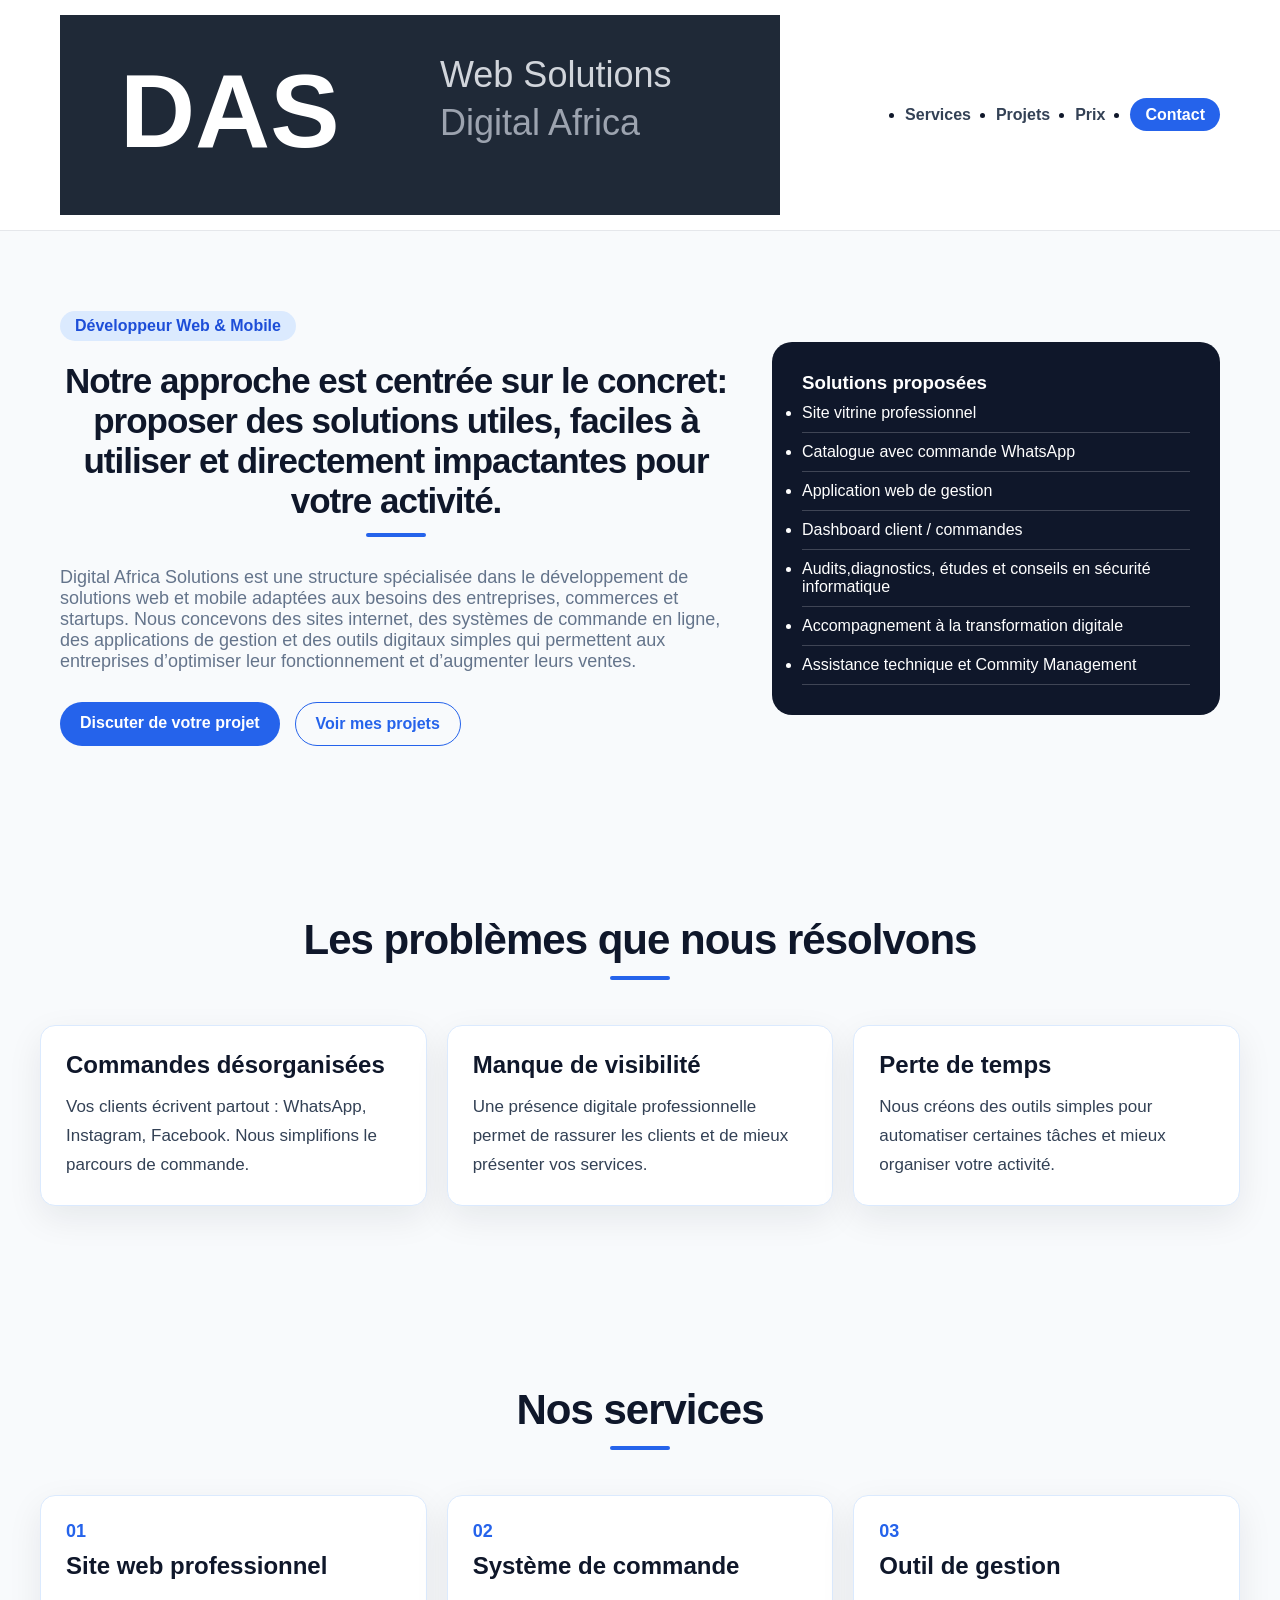
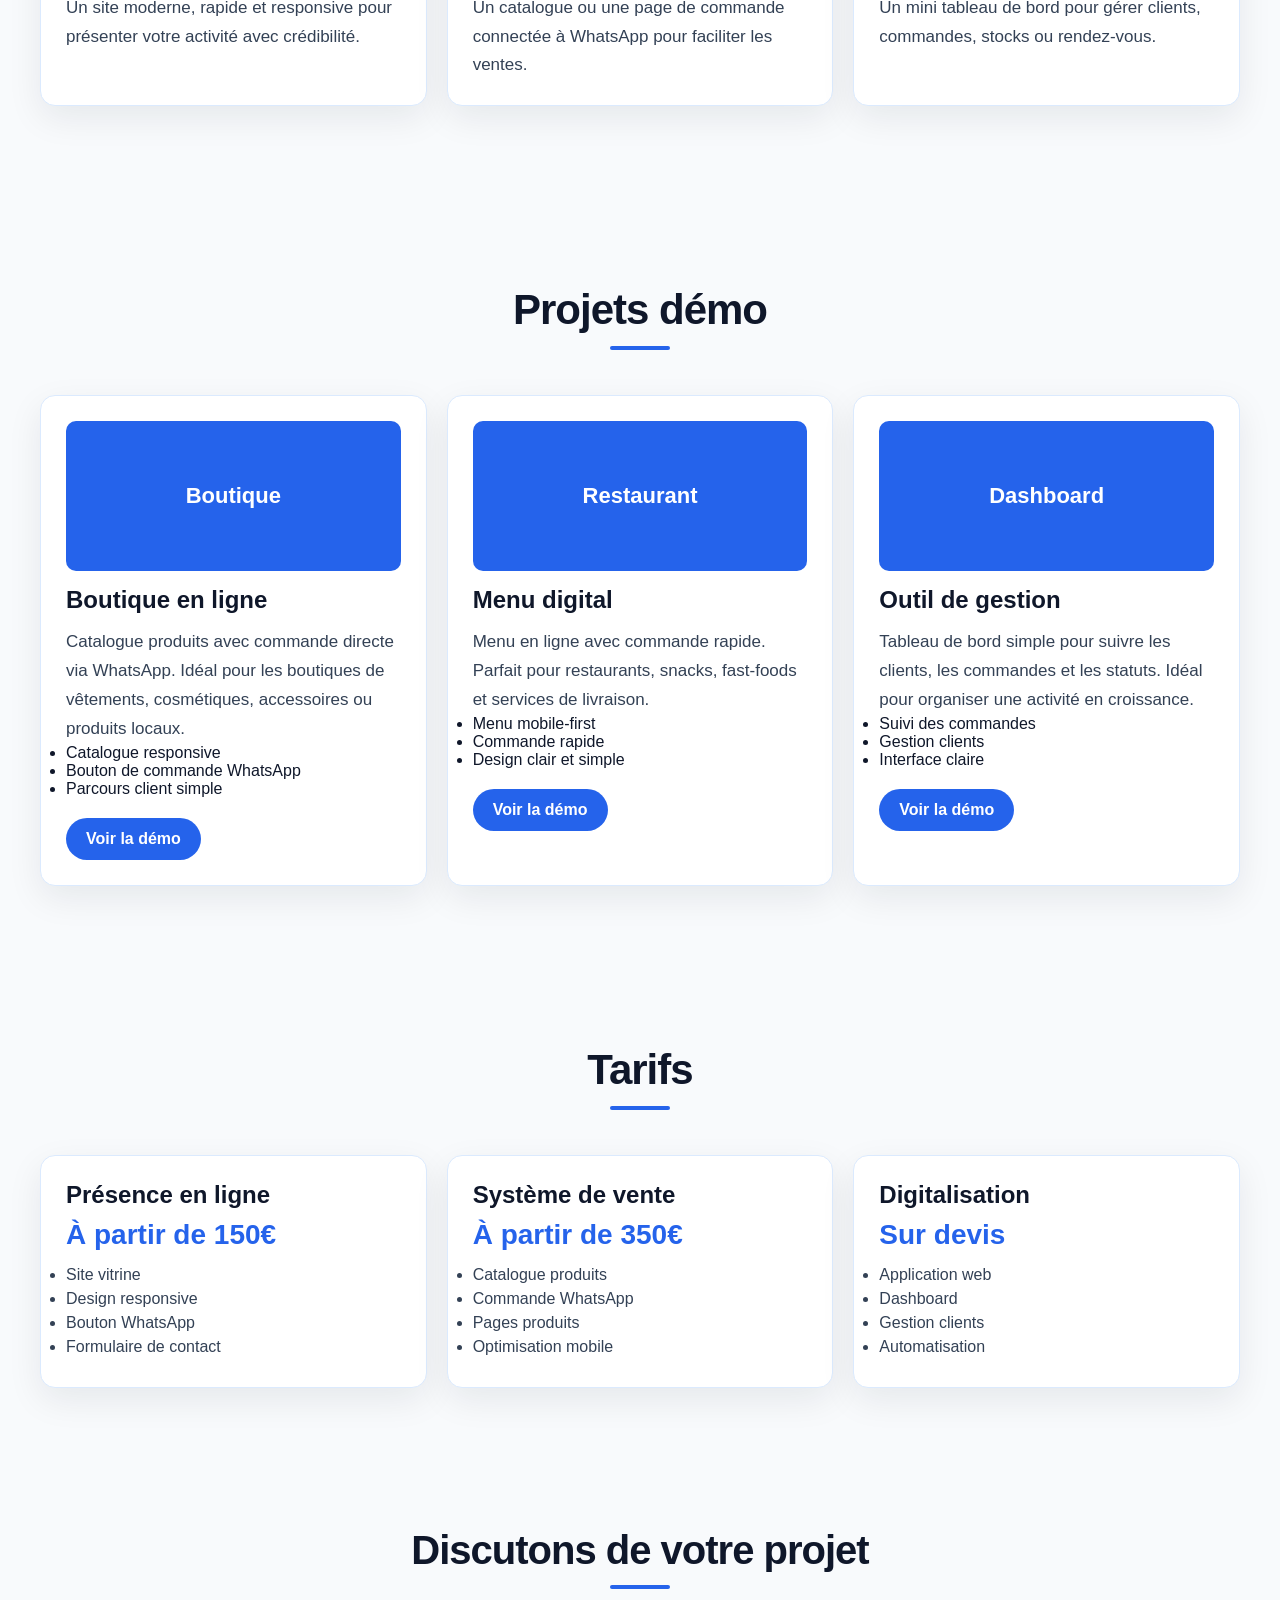
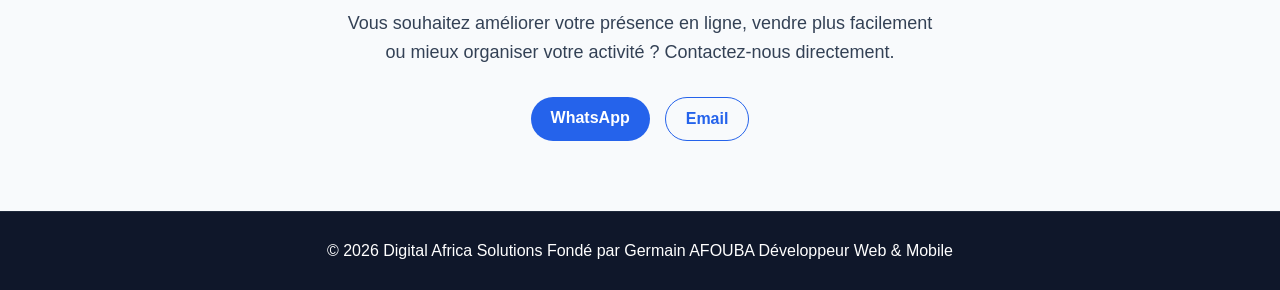
<file: index.html>
<!DOCTYPE html>
<html lang="fr">
<head>
  <meta charset="UTF-8">
  <meta name="viewport" content="width=device-width, initial-scale=1.0">

  <title>Digital Africa Solutions</title>
  <meta name="description" content="Digital Africa Solutions aide les entreprises à vendre plus et à mieux s’organiser grâce à des solutions web et mobile simples.">

  <link rel="icon" href="assets/images/logo.svg">
  <link rel="stylesheet" href="style.css">
</head>

<body>

<header class="header">
  <nav class="navbar">

    <a href="#" class="logo">
      <img src="assets/images/logo.svg" alt="Digital Africa Solutions logo">
    </a>

    <button class="menu-btn" id="menuBtn">☰</button>

    <ul class="nav-links" id="navLinks">
      <li><a href="#services">Services</a></li>
      <li><a href="#projets">Projets</a></li>
      <li><a href="#prix">Prix</a></li>
      <li><a href="#contact" class="nav-cta">Contact</a></li>
    </ul>

  </nav>
</header>

<main>

<section class="hero">
  <div class="hero-content">

    <p class="badge">Développeur Web & Mobile</p>

    <h2>Notre approche est centrée sur le concret: proposer des solutions utiles, faciles à utiliser et directement impactantes pour votre activité.</h2>

    <p class="hero-text">
      Digital Africa Solutions est une structure spécialisée dans le développement de solutions web et mobile adaptées aux besoins des entreprises, commerces et startups.
      Nous concevons des sites internet, des systèmes de commande en ligne, des applications de gestion et des outils digitaux simples qui permettent aux entreprises d’optimiser leur fonctionnement et d’augmenter leurs ventes.
    </p>

    <div class="hero-buttons">
      <a href="#contact" class="btn primary">Discuter de votre projet</a>
      <a href="#projets" class="btn secondary">Voir mes projets</a>
    </div>

  </div>

  <div class="hero-card">
    <h3>Solutions proposées</h3>
    <ul>
      <li>Site vitrine professionnel</li>
      <li>Catalogue avec commande WhatsApp</li>
      <li>Application web de gestion</li>
      <li>Dashboard client / commandes</li>
      <li>Audits,diagnostics, études et conseils en sécurité informatique</li>
      <li>Accompagnement à la transformation digitale</li>
      <li>Assistance technique et Commity Management</li>
    </ul>
  </div>
</section>

<section class="problems">
  <h2>Les problèmes que nous résolvons</h2>

  <div class="grid">
    <div class="card">
      <h3>Commandes désorganisées</h3>
      <p>Vos clients écrivent partout : WhatsApp, Instagram, Facebook. Nous simplifions le parcours de commande.</p>
    </div>

    <div class="card">
      <h3>Manque de visibilité</h3>
      <p>Une présence digitale professionnelle permet de rassurer les clients et de mieux présenter vos services.</p>
    </div>

    <div class="card">
      <h3>Perte de temps</h3>
      <p>Nous créons des outils simples pour automatiser certaines tâches et mieux organiser votre activité.</p>
    </div>
  </div>
</section>

<section class="services" id="services">
  <h2>Nos services</h2>

  <div class="grid">

    <div class="service-card">
      <span>01</span>
      <h3>Site web professionnel</h3>
      <p>Un site moderne, rapide et responsive pour présenter votre activité avec crédibilité.</p>
    </div>

    <div class="service-card">
      <span>02</span>
      <h3>Système de commande</h3>
      <p>Un catalogue ou une page de commande connectée à WhatsApp pour faciliter les ventes.</p>
    </div>

    <div class="service-card">
      <span>03</span>
      <h3>Outil de gestion</h3>
      <p>Un mini tableau de bord pour gérer clients, commandes, stocks ou rendez-vous.</p>
    </div>

  </div>
</section>

<section class="projects" id="projets">
  <h2>Projets démo</h2>

  <div class="grid">

    <article class="project-card">
      <div class="project-img">Boutique</div>
      <h3>Boutique en ligne</h3>
      <p>
        Catalogue produits avec commande directe via WhatsApp.
        Idéal pour les boutiques de vêtements, cosmétiques, accessoires ou produits locaux.
      </p>

      <ul>
        <li>Catalogue responsive</li>
        <li>Bouton de commande WhatsApp</li>
        <li>Parcours client simple</li>
      </ul>

      <a href="boutique.html" class="btn primary project-btn" target="_blank">
        Voir la démo
      </a>
    </article>

    <article class="project-card">
      <div class="project-img">Restaurant</div>
      <h3>Menu digital</h3>
      <p>
        Menu en ligne avec commande rapide.
        Parfait pour restaurants, snacks, fast-foods et services de livraison.
      </p>

      <ul>
        <li>Menu mobile-first</li>
        <li>Commande rapide</li>
        <li>Design clair et simple</li>
      </ul>

      <a href="restaurant.html" class="btn primary project-btn" target="_blank">
        Voir la démo
      </a>
    </article>

    <article class="project-card">
      <div class="project-img">Dashboard</div>
      <h3>Outil de gestion</h3>
      <p>
        Tableau de bord simple pour suivre les clients, les commandes et les statuts.
        Idéal pour organiser une activité en croissance.
      </p>

      <ul>
        <li>Suivi des commandes</li>
        <li>Gestion clients</li>
        <li>Interface claire</li>
      </ul>

      <a href="dashboard.html" class="btn primary project-btn" target="_blank">
        Voir la démo
      </a>
    </article>

  </div>
</section>

<section class="pricing" id="prix">
  <h2>Tarifs</h2>

  <div class="grid">

    <div class="price-card">
      <h3>Présence en ligne</h3>
      <p class="price">À partir de 150€</p>
      <ul>
        <li>Site vitrine</li>
        <li>Design responsive</li>
        <li>Bouton WhatsApp</li>
        <li>Formulaire de contact</li>
      </ul>
    </div>

    <div class="price-card">
      <h3>Système de vente</h3>
      <p class="price">À partir de 350€</p>
      <ul>
        <li>Catalogue produits</li>
        <li>Commande WhatsApp</li>
        <li>Pages produits</li>
        <li>Optimisation mobile</li>
      </ul>
    </div>

    <div class="price-card">
      <h3>Digitalisation</h3>
      <p class="price">Sur devis</p>
      <ul>
        <li>Application web</li>
        <li>Dashboard</li>
        <li>Gestion clients</li>
        <li>Automatisation</li>
      </ul>
    </div>

  </div>
</section>

<section class="contact" id="contact">
  <h2>Discutons de votre projet</h2>

  <p>
    Vous souhaitez améliorer votre présence en ligne, vendre plus facilement ou mieux organiser votre activité ?
    Contactez-nous directement.
  </p>

  <div class="contact-buttons">
    <a href="https://wa.me/33609231509" class="btn primary" target="_blank">
      WhatsApp
    </a>

    <a href="mailto:ggildasafouba@gmail.com" class="btn secondary">
      Email
    </a>
  </div>
</section>

</main>

<footer class="footer">
  <p>© 2026 Digital Africa Solutions Fondé par Germain AFOUBA Développeur Web & Mobile</p>
</footer>

<script src="script.js"></script>

</body>
</html>
</file>
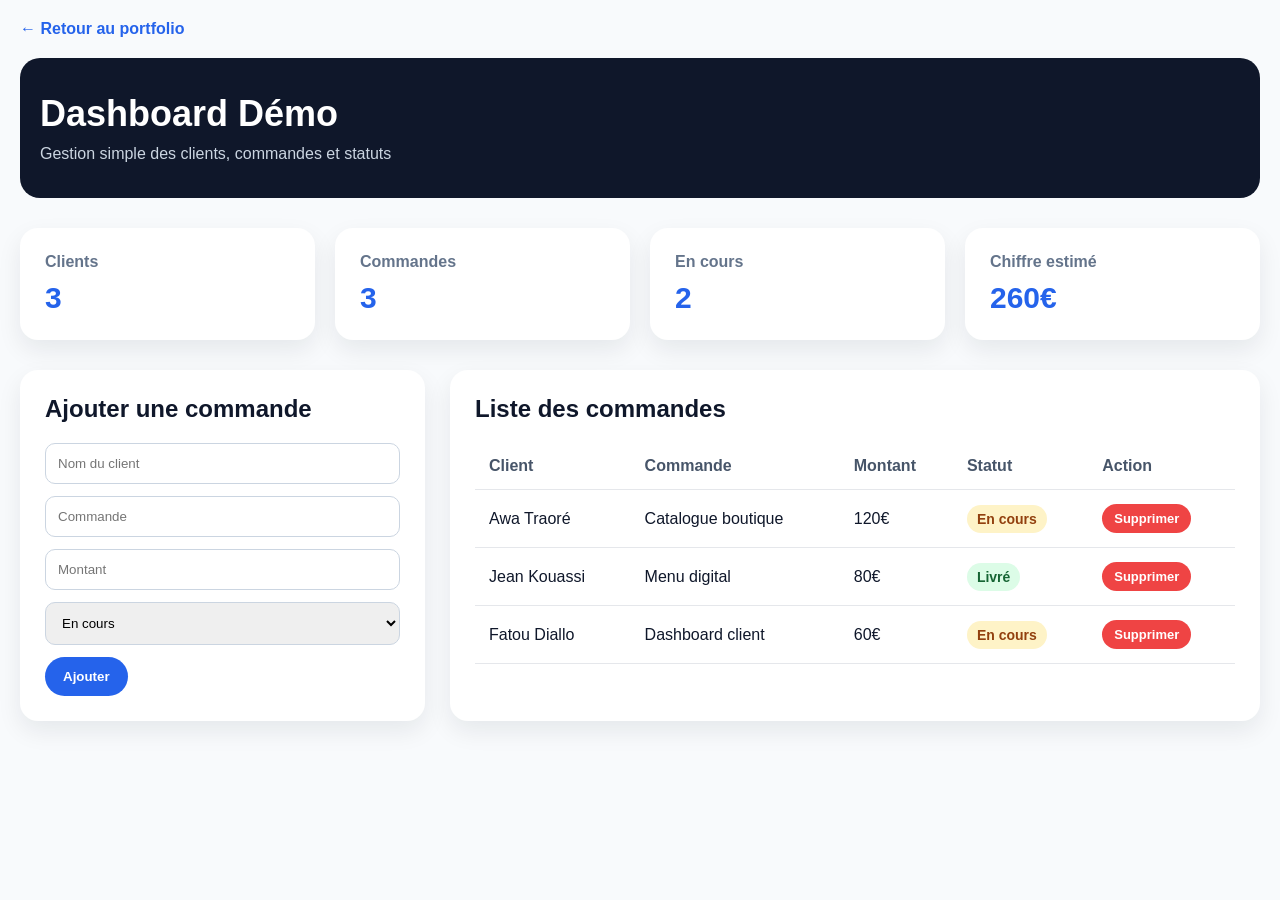
<file: dashboard.html>
<!DOCTYPE html>
<html lang="fr">
<head>
  <meta charset="UTF-8">
  <title>Démo Dashboard</title>
  <meta name="viewport" content="width=device-width, initial-scale=1.0">

  <style>
    * {
      margin: 0;
      padding: 0;
      box-sizing: border-box;
      font-family: Arial, sans-serif;
    }

    body {
      background: #f8fafc;
      color: #0f172a;
      padding: 20px;
    }

    .back {
      display: inline-block;
      margin-bottom: 20px;
      color: #2563eb;
      font-weight: bold;
      text-decoration: none;
    }

    header {
      background: #0f172a;
      color: white;
      padding: 35px 20px;
      border-radius: 20px;
      margin-bottom: 30px;
    }

    header h1 {
      font-size: 36px;
      margin-bottom: 10px;
    }

    header p {
      color: #cbd5e1;
    }

    .stats {
      display: grid;
      grid-template-columns: repeat(4, 1fr);
      gap: 20px;
      margin-bottom: 30px;
    }

    .stat-card {
      background: white;
      padding: 25px;
      border-radius: 18px;
      box-shadow: 0 10px 25px rgba(15, 23, 42, 0.08);
    }

    .stat-card h3 {
      color: #64748b;
      font-size: 16px;
      margin-bottom: 10px;
    }

    .stat-card p {
      font-size: 30px;
      font-weight: bold;
      color: #2563eb;
    }

    .dashboard {
      display: grid;
      grid-template-columns: 1fr 2fr;
      gap: 25px;
    }

    .form-box,
    .table-box {
      background: white;
      padding: 25px;
      border-radius: 18px;
      box-shadow: 0 10px 25px rgba(15, 23, 42, 0.08);
    }

    .form-box h2,
    .table-box h2 {
      margin-bottom: 20px;
    }

    input,
    select {
      width: 100%;
      padding: 12px;
      margin-bottom: 12px;
      border-radius: 10px;
      border: 1px solid #cbd5e1;
    }

    button {
      border: none;
      background: #2563eb;
      color: white;
      padding: 12px 18px;
      border-radius: 999px;
      font-weight: bold;
      cursor: pointer;
    }

    button:hover {
      background: #1d4ed8;
    }

    table {
      width: 100%;
      border-collapse: collapse;
    }

    th,
    td {
      padding: 14px;
      border-bottom: 1px solid #e5e7eb;
      text-align: left;
    }

    th {
      color: #475569;
    }

    .status {
      padding: 6px 10px;
      border-radius: 999px;
      font-size: 14px;
      font-weight: bold;
    }

    .en-cours {
      background: #fef3c7;
      color: #92400e;
    }

    .livre {
      background: #dcfce7;
      color: #166534;
    }

    .annule {
      background: #fee2e2;
      color: #991b1b;
    }

    .delete-btn {
      background: #ef4444;
      padding: 7px 12px;
      font-size: 13px;
    }

    .delete-btn:hover {
      background: #dc2626;
    }

    @media (max-width: 900px) {
      .stats {
        grid-template-columns: repeat(2, 1fr);
      }

      .dashboard {
        grid-template-columns: 1fr;
      }
    }

    @media (max-width: 600px) {
      .stats {
        grid-template-columns: 1fr;
      }

      table {
        font-size: 14px;
      }
    }
  </style>
</head>

<body>

<a href="index.html#projets" class="back">← Retour au portfolio</a>

<header>
  <h1>Dashboard Démo</h1>
  <p>Gestion simple des clients, commandes et statuts</p>
</header>

<section class="stats">
  <div class="stat-card">
    <h3>Clients</h3>
    <p id="clientCount">3</p>
  </div>

  <div class="stat-card">
    <h3>Commandes</h3>
    <p id="orderCount">3</p>
  </div>

  <div class="stat-card">
    <h3>En cours</h3>
    <p id="pendingCount">2</p>
  </div>

  <div class="stat-card">
    <h3>Chiffre estimé</h3>
    <p id="revenue">260€</p>
  </div>
</section>

<section class="dashboard">

  <div class="form-box">
    <h2>Ajouter une commande</h2>

    <input type="text" id="clientName" placeholder="Nom du client">
    <input type="text" id="orderName" placeholder="Commande">
    <input type="number" id="amount" placeholder="Montant">

    <select id="status">
      <option value="En cours">En cours</option>
      <option value="Livré">Livré</option>
      <option value="Annulé">Annulé</option>
    </select>

    <button onclick="addOrder()">Ajouter</button>
  </div>

  <div class="table-box">
    <h2>Liste des commandes</h2>

    <table>
      <thead>
        <tr>
          <th>Client</th>
          <th>Commande</th>
          <th>Montant</th>
          <th>Statut</th>
          <th>Action</th>
        </tr>
      </thead>

      <tbody id="ordersTable"></tbody>
    </table>
  </div>

</section>

<script>
  let orders = [
    { client: "Awa Traoré", order: "Catalogue boutique", amount: 120, status: "En cours" },
    { client: "Jean Kouassi", order: "Menu digital", amount: 80, status: "Livré" },
    { client: "Fatou Diallo", order: "Dashboard client", amount: 60, status: "En cours" }
  ];

  function renderOrders() {
    const table = document.getElementById("ordersTable");
    table.innerHTML = "";

    orders.forEach((item, index) => {
      let statusClass = "";

      if (item.status === "En cours") statusClass = "en-cours";
      if (item.status === "Livré") statusClass = "livre";
      if (item.status === "Annulé") statusClass = "annule";

      table.innerHTML += `
        <tr>
          <td>${item.client}</td>
          <td>${item.order}</td>
          <td>${item.amount}€</td>
          <td><span class="status ${statusClass}">${item.status}</span></td>
          <td><button class="delete-btn" onclick="deleteOrder(${index})">Supprimer</button></td>
        </tr>
      `;
    });

    updateStats();
  }

  function addOrder() {
    const clientName = document.getElementById("clientName").value;
    const orderName = document.getElementById("orderName").value;
    const amount = document.getElementById("amount").value;
    const status = document.getElementById("status").value;

    if (!clientName || !orderName || !amount) {
      alert("Veuillez remplir tous les champs.");
      return;
    }

    orders.push({
      client: clientName,
      order: orderName,
      amount: Number(amount),
      status: status
    });

    document.getElementById("clientName").value = "";
    document.getElementById("orderName").value = "";
    document.getElementById("amount").value = "";
    document.getElementById("status").value = "En cours";

    renderOrders();
  }

  function deleteOrder(index) {
    orders.splice(index, 1);
    renderOrders();
  }

  function updateStats() {
    const clients = new Set(orders.map(item => item.client));
    const pending = orders.filter(item => item.status === "En cours").length;
    const revenue = orders.reduce((sum, item) => sum + item.amount, 0);

    document.getElementById("clientCount").innerText = clients.size;
    document.getElementById("orderCount").innerText = orders.length;
    document.getElementById("pendingCount").innerText = pending;
    document.getElementById("revenue").innerText = revenue + "€";
  }

  renderOrders();
</script>

</body>
</html>
</file>
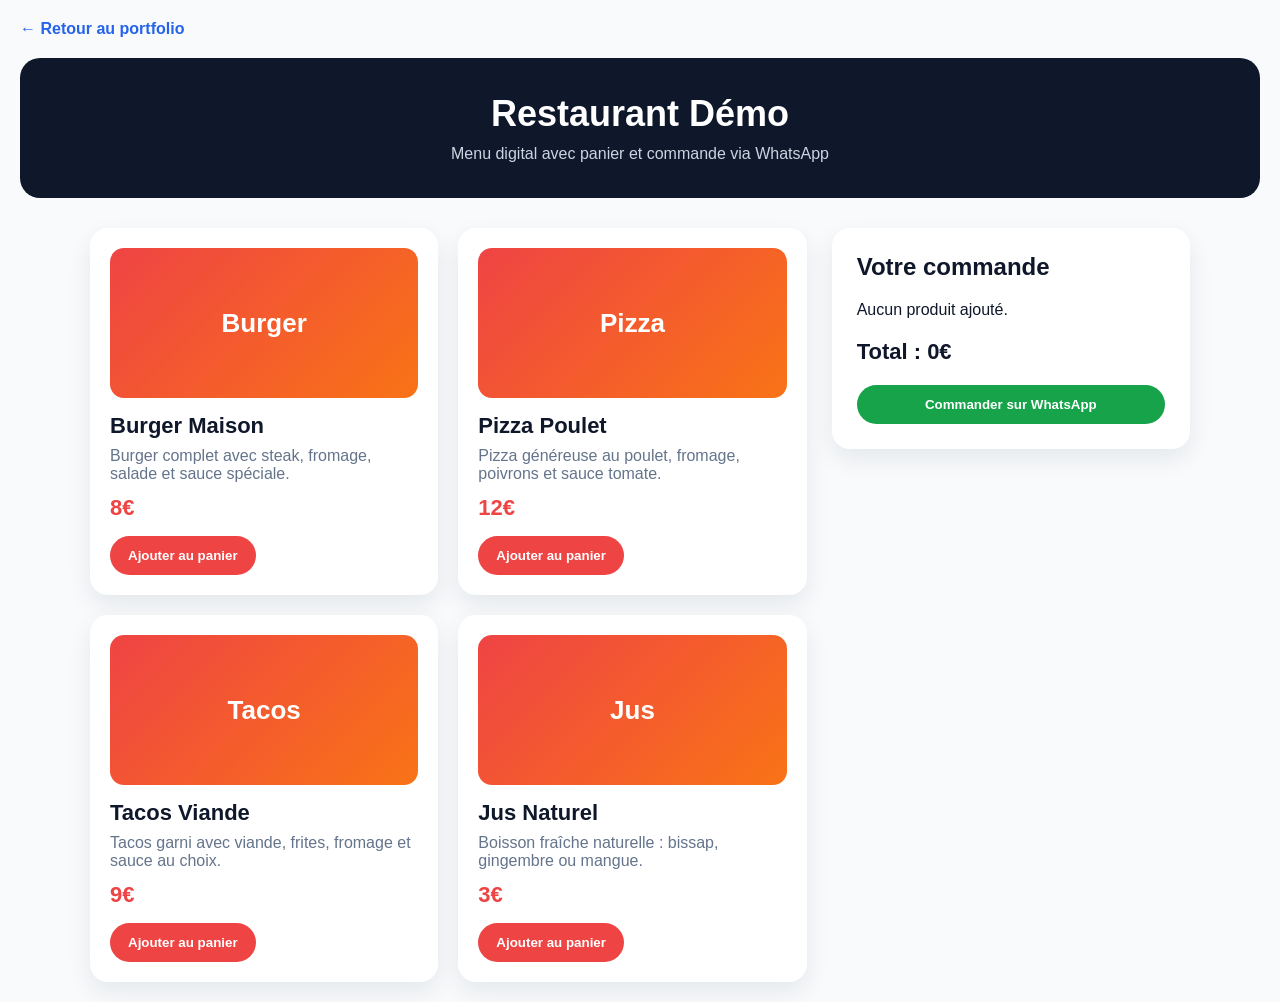
<file: restaurant.html>
<!DOCTYPE html>
<html lang="fr">
<head>
  <meta charset="UTF-8">
  <title>Démo Restaurant</title>
  <meta name="viewport" content="width=device-width, initial-scale=1.0">

  <style>
    * {
      margin: 0;
      padding: 0;
      box-sizing: border-box;
      font-family: Arial, sans-serif;
    }

    body {
      background: #f8fafc;
      color: #0f172a;
      padding: 20px;
    }

    header {
      background: #0f172a;
      color: white;
      padding: 35px 20px;
      text-align: center;
      border-radius: 20px;
      margin-bottom: 30px;
    }

    header h1 {
      font-size: 36px;
      margin-bottom: 10px;
    }

    header p {
      color: #cbd5e1;
    }

    .container {
      max-width: 1100px;
      margin: auto;
      display: grid;
      grid-template-columns: 2fr 1fr;
      gap: 25px;
    }

    .menu {
      display: grid;
      grid-template-columns: repeat(2, 1fr);
      gap: 20px;
    }

    .item {
      background: white;
      padding: 20px;
      border-radius: 18px;
      box-shadow: 0 10px 25px rgba(15, 23, 42, 0.08);
    }

    .item-img {
      height: 150px;
      background: linear-gradient(135deg, #ef4444, #f97316);
      color: white;
      border-radius: 14px;
      display: flex;
      align-items: center;
      justify-content: center;
      font-size: 26px;
      font-weight: bold;
      margin-bottom: 15px;
    }

    .item h3 {
      font-size: 22px;
      margin-bottom: 8px;
    }

    .item p {
      color: #64748b;
      margin-bottom: 12px;
    }

    .price {
      font-size: 22px;
      font-weight: bold;
      color: #ef4444;
      margin-bottom: 15px;
    }

    button {
      border: none;
      background: #ef4444;
      color: white;
      padding: 12px 18px;
      border-radius: 999px;
      font-weight: bold;
      cursor: pointer;
    }

    button:hover {
      background: #dc2626;
    }

    .cart {
      background: white;
      padding: 25px;
      border-radius: 18px;
      box-shadow: 0 10px 25px rgba(15, 23, 42, 0.08);
      height: fit-content;
      position: sticky;
      top: 20px;
    }

    .cart h2 {
      margin-bottom: 20px;
    }

    .cart-item {
      padding: 10px 0;
      border-bottom: 1px solid #e5e7eb;
      color: #334155;
    }

    .total {
      font-size: 22px;
      font-weight: bold;
      margin: 20px 0;
      color: #0f172a;
    }

    .order-btn {
      width: 100%;
      background: #16a34a;
    }

    .order-btn:hover {
      background: #15803d;
    }

    .back {
      display: inline-block;
      margin-bottom: 20px;
      color: #2563eb;
      font-weight: bold;
      text-decoration: none;
    }

    @media (max-width: 800px) {
      .container {
        grid-template-columns: 1fr;
      }

      .menu {
        grid-template-columns: 1fr;
      }
    }
  </style>
</head>

<body>

<a href="index.html#projets" class="back">← Retour au portfolio</a>

<header>
  <h1>Restaurant Démo</h1>
  <p>Menu digital avec panier et commande via WhatsApp</p>
</header>

<div class="container">

  <div class="menu">

    <div class="item">
      <div class="item-img">Burger</div>
      <h3>Burger Maison</h3>
      <p>Burger complet avec steak, fromage, salade et sauce spéciale.</p>
      <div class="price">8€</div>
      <button onclick="addToCart('Burger Maison', 8)">Ajouter au panier</button>
    </div>

    <div class="item">
      <div class="item-img">Pizza</div>
      <h3>Pizza Poulet</h3>
      <p>Pizza généreuse au poulet, fromage, poivrons et sauce tomate.</p>
      <div class="price">12€</div>
      <button onclick="addToCart('Pizza Poulet', 12)">Ajouter au panier</button>
    </div>

    <div class="item">
      <div class="item-img">Tacos</div>
      <h3>Tacos Viande</h3>
      <p>Tacos garni avec viande, frites, fromage et sauce au choix.</p>
      <div class="price">9€</div>
      <button onclick="addToCart('Tacos Viande', 9)">Ajouter au panier</button>
    </div>

    <div class="item">
      <div class="item-img">Jus</div>
      <h3>Jus Naturel</h3>
      <p>Boisson fraîche naturelle : bissap, gingembre ou mangue.</p>
      <div class="price">3€</div>
      <button onclick="addToCart('Jus Naturel', 3)">Ajouter au panier</button>
    </div>

  </div>

  <aside class="cart">
    <h2>Votre commande</h2>

    <div id="cartItems">
      <p>Aucun produit ajouté.</p>
    </div>

    <div class="total" id="total">Total : 0€</div>

    <button class="order-btn" onclick="sendOrder()">Commander sur WhatsApp</button>
  </aside>

</div>

<script>
  let cart = [];

  function addToCart(name, price) {
    cart.push({ name, price });
    displayCart();
  }

  function displayCart() {
    const cartItems = document.getElementById("cartItems");
    const totalElement = document.getElementById("total");

    cartItems.innerHTML = "";
    let total = 0;

    cart.forEach((item, index) => {
      total += item.price;
      cartItems.innerHTML += `
        <div class="cart-item">
          ${item.name} - ${item.price}€
          <button onclick="removeItem(${index})" style="float:right;padding:5px 8px;font-size:12px;">x</button>
        </div>
      `;
    });

    if (cart.length === 0) {
      cartItems.innerHTML = "<p>Aucun produit ajouté.</p>";
    }

    totalElement.innerText = "Total : " + total + "€";
  }

  function removeItem(index) {
    cart.splice(index, 1);
    displayCart();
  }

  function sendOrder() {
    if (cart.length === 0) {
      alert("Votre panier est vide.");
      return;
    }

    const numero = "+33609231509";
    let message = "Bonjour, je souhaite passer cette commande :%0A";

    cart.forEach(item => {
      message += `- ${item.name} : ${item.price}€%0A`;
    });

    const total = cart.reduce((sum, item) => sum + item.price, 0);
    message += `%0ATotal : ${total}€`;

    window.open(`https://wa.me/${numero}?text=${message}`, "_blank");
  }
</script>

</body>
</html>
</file>
<file: style.css>
/* RESET */
* {
  margin: 0;
  padding: 0;
  box-sizing: border-box;
}

body {
  font-family: Arial, sans-serif;
  background: #f8fafc;
  color: #0f172a;
}

/* NAVBAR */
.header {
  background: white;
  border-bottom: 1px solid #e5e7eb;
  position: sticky;
  top: 0;
  z-index: 100;
}

.navbar {
  max-width: 1200px;
  margin: auto;
  padding: 15px 20px;

  display: flex;
  justify-content: space-between;
  align-items: center;
}

/* LOGO */
.logo {
  display: flex;
  align-items: center;
}

.logo img {
  height: 200px;
  width: auto;
}

/* MENU */
.nav-links {
  display: flex;
  gap: 25px;
  align-items: center;
}

.nav-links a {
  text-decoration: none;
  color: #334155;
  font-weight: 600;
}

.nav-links a:hover {
  color: #2563eb;
}

.nav-cta {
  background: #2563eb;
  color: white !important;
  padding: 8px 15px;
  border-radius: 20px;
}

/* MENU MOBILE */
.menu-btn {
  display: none;
  font-size: 25px;
  background: none;
  border: none;
}

/* HERO */
.hero {
  max-width: 1200px;
  margin: auto;
  padding: 80px 20px;

  display: grid;
  grid-template-columns: 1.5fr 1fr;
  gap: 40px;
  align-items: center;
}

.badge {
  background: #dbeafe;
  color: #1d4ed8;
  padding: 6px 15px;
  border-radius: 20px;
  display: inline-block;
  margin-bottom: 20px;
  font-weight: bold;
}

.hero h1 {
  font-size: 50px;
  margin-bottom: 20px;
}

.hero-text {
  color: #64748b;
  margin-bottom: 30px;
  font-size: 18px;
}

.hero-buttons {
  display: flex;
  gap: 15px;
}

/* BUTTONS */
.btn {
  padding: 12px 20px;
  border-radius: 25px;
  font-weight: bold;
  text-decoration: none;
}

.btn.primary {
  background: #2563eb;
  color: white;
}

.btn.secondary {
  border: 1px solid #2563eb;
  color: #2563eb;
}

/* HERO CARD */
.hero-card {
  background: #0f172a;
  color: white;
  padding: 30px;
  border-radius: 20px;
}

.hero-card li {
  padding: 10px 0;
  border-bottom: 1px solid rgba(255,255,255,0.2);
}

/* SECTIONS */
section {
  padding: 70px 20px;
}

section h2 {
  text-align: center;
  margin-bottom: 30px;
  font-size: 35px;
}

/* GRID */
.grid {
  max-width: 1200px;
  margin: auto;

  display: grid;
  grid-template-columns: repeat(3, 1fr);
  gap: 20px;
}

/* CARDS */
.card,
.service-card,
.project-card,
.price-card {
  background: white;
  padding: 25px;
  border-radius: 15px;
  border: 1px solid #e5e7eb;
}

.card h3,
.service-card h3,
.project-card h3,
.price-card h3 {
  margin-bottom: 10px;
}

.card p,
.service-card p,
.project-card p {
  color: #64748b;
}

/* PROJECT */
.project-img {
  height: 150px;
  background: #2563eb;
  border-radius: 10px;
  margin-bottom: 15px;

  display: flex;
  align-items: center;
  justify-content: center;
  color: white;
  font-weight: bold;
}

/* PRICING */
.price {
  font-size: 25px;
  color: #2563eb;
  margin-bottom: 15px;
}

/* CONTACT */
.contact {
  text-align: center;
}

.contact-buttons {
  display: flex;
  justify-content: center;
  gap: 15px;
}

/* FOOTER */
.footer {
  text-align: center;
  padding: 30px 20px;
  background: #0f172a;
  color: white;
  border-top: 1px solid #1e293b;
  font-size: 16px;
  font-weight: 500;
}

.footer p {
  margin: 0;
}

/* RESPONSIVE */
@media (max-width: 900px) {
  .hero {
    grid-template-columns: 1fr;
  }

  .grid {
    grid-template-columns: 1fr 1fr;
  }
}

@media (max-width: 600px) {
  .menu-btn {
    display: block;
  }

  .nav-links {
    display: none;
    flex-direction: column;
    background: white;
    position: absolute;
    top: 60px;
    right: 20px;
    left: 20px;
    padding: 20px;
    border-radius: 10px;
  }

  .nav-links.active {
    display: flex;
  }

  .grid {
    grid-template-columns: 1fr;
  }

  .hero h1 {
    font-size: 35px;
  }
}
.project-btn {
  display: inline-block;
  margin-top: 20px;
}
/* AMÉLIORATION VISIBILITÉ DES SECTIONS */

.problems,
.services,
.projects {
  padding-top: 90px;
  padding-bottom: 90px;
}

.problems h2,
.services h2,
.projects h2 {
  font-size: 42px;
  font-weight: 800;
  color: #0f172a;
  margin-bottom: 45px;
  text-align: center;
  letter-spacing: -1px;
}

.card h3,
.service-card h3,
.project-card h3 {
  font-size: 24px;
  font-weight: 800;
  color: #0f172a;
  margin-bottom: 14px;
}

.card p,
.service-card p,
.project-card p {
  font-size: 17px;
  color: #334155;
  line-height: 1.7;
}

.service-card span {
  display: inline-block;
  font-size: 18px;
  font-weight: 800;
  color: #2563eb;
  margin-bottom: 10px;
}

.card,
.service-card,
.project-card {
  border: 1px solid #dbeafe;
  box-shadow: 0 12px 35px rgba(15, 23, 42, 0.08);
}

.project-img {
  font-size: 22px;
  font-weight: 800;
}

/* Responsive mobile */
@media (max-width: 600px) {
  .problems h2,
  .services h2,
  .projects h2 {
    font-size: 32px;
  }

  .card h3,
  .service-card h3,
  .project-card h3 {
    font-size: 21px;
  }

  .card p,
  .service-card p,
  .project-card p {
    font-size: 16px;
  }
}
/* AMÉLIORATION SECTION TARIFS */

.pricing h2 {
  font-size: 42px;
  font-weight: 800;
  color: #0f172a;
  margin-bottom: 45px;
  text-align: center;
  letter-spacing: -1px;
}

.price-card h3 {
  font-size: 24px;
  font-weight: 800;
  margin-bottom: 10px;
  color: #0f172a;
}

.price {
  font-size: 28px;
  font-weight: 800;
  color: #2563eb;
  margin-bottom: 15px;
}

.price-card li {
  font-size: 16px;
  color: #334155;
  margin-bottom: 6px;
}

.price-card {
  border: 1px solid #dbeafe;
  box-shadow: 0 12px 35px rgba(15, 23, 42, 0.08);
}


/* AMÉLIORATION SECTION CONTACT */

.contact h2 {
  font-size: 40px;
  font-weight: 800;
  color: #0f172a;
  margin-bottom: 20px;
  text-align: center;
}

.contact p {
  font-size: 18px;
  color: #334155;
  max-width: 600px;
  margin: 0 auto 30px;
  text-align: center;
  line-height: 1.6;
}

.contact-buttons {
  margin-top: 20px;
}


/* RESPONSIVE */

@media (max-width: 600px) {

  .pricing h2,
  .contact h2 {
    font-size: 30px;
  }

  .price-card h3 {
    font-size: 20px;
  }

  .price {
    font-size: 24px;
  }

  .contact p {
    font-size: 16px;
  }
}
/* AMÉLIORATION GLOBALE DES TITRES H2 */

h2 {
  font-size: 42px;
  font-weight: 800;
  color: #0f172a;
  text-align: center;
  margin-bottom: 40px;
  position: relative;
  letter-spacing: -1px;
}

/* Ligne décorative sous les titres */
h2::after {
  content: "";
  display: block;
  width: 60px;
  height: 4px;
  background: #2563eb;
  margin: 12px auto 0;
  border-radius: 10px;
}
@media (max-width: 600px) {
  h2 {
    font-size: 30px;
  }
}
</file>
